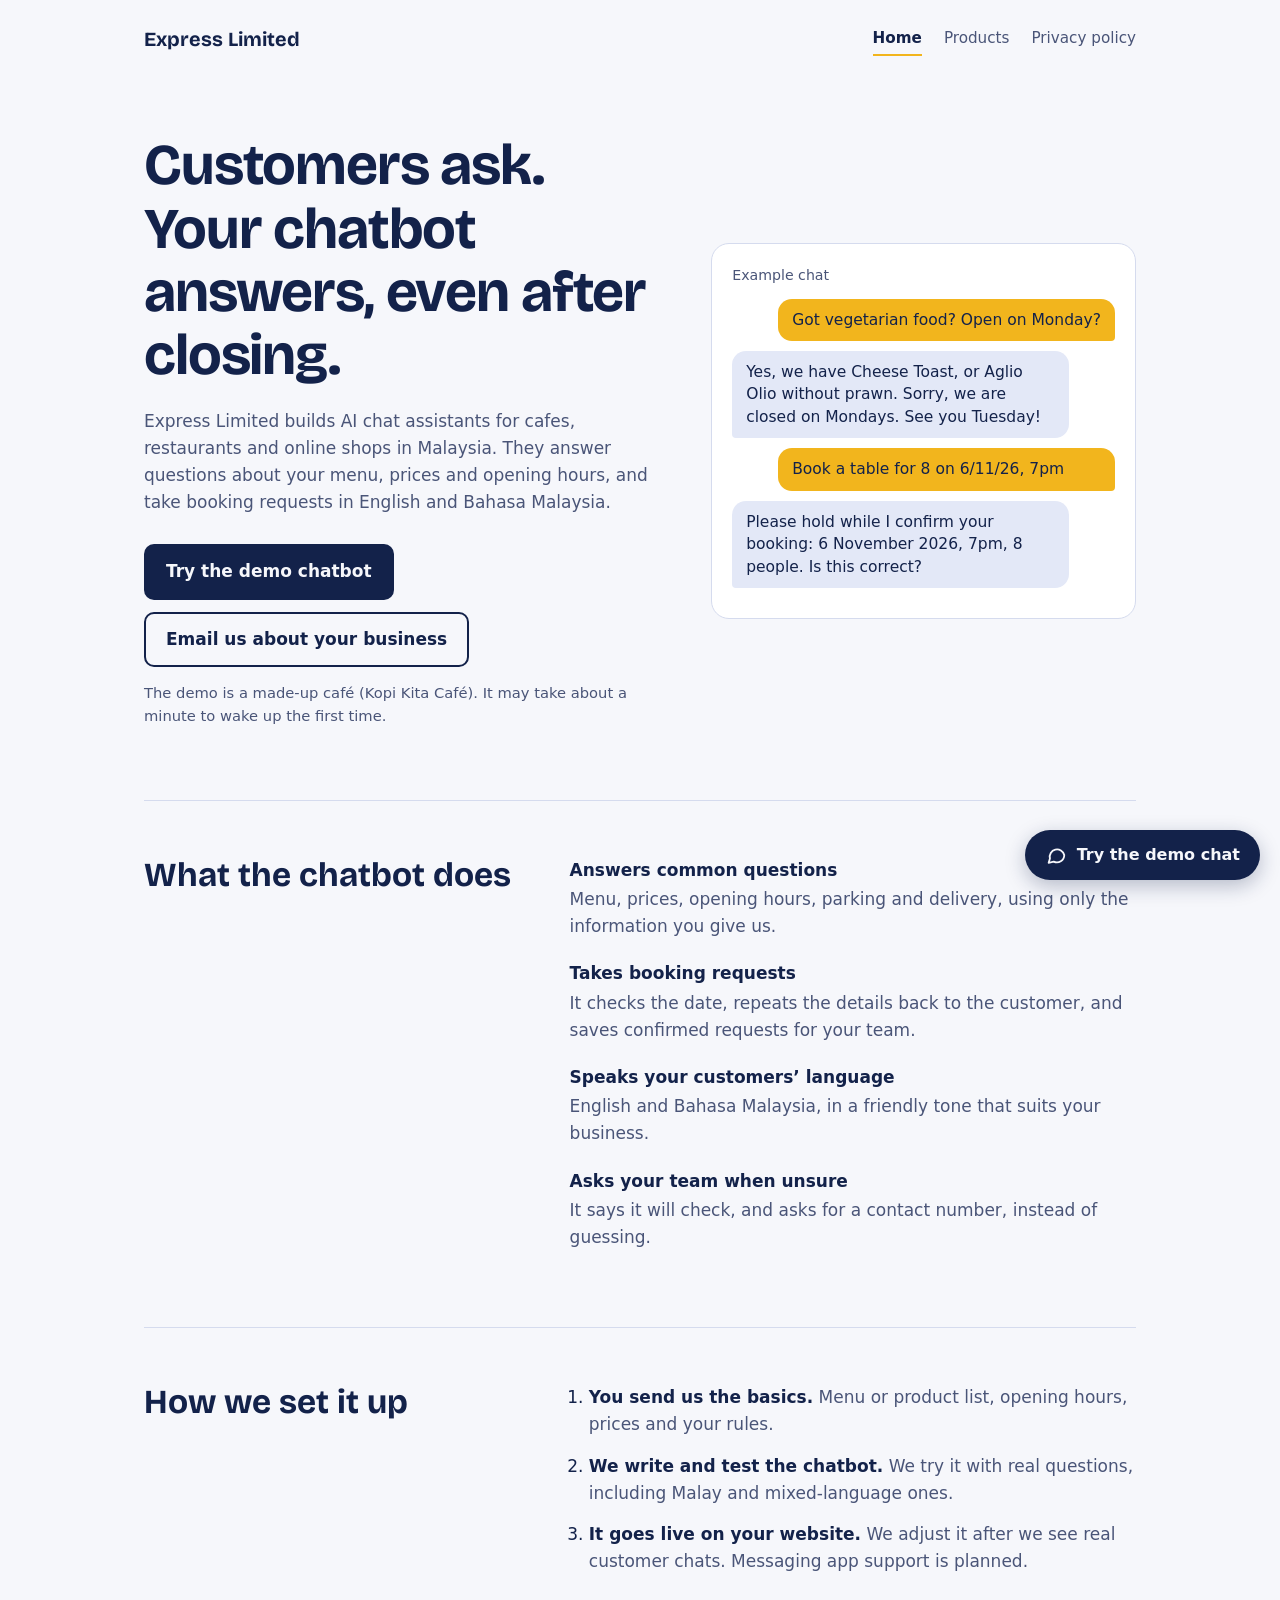
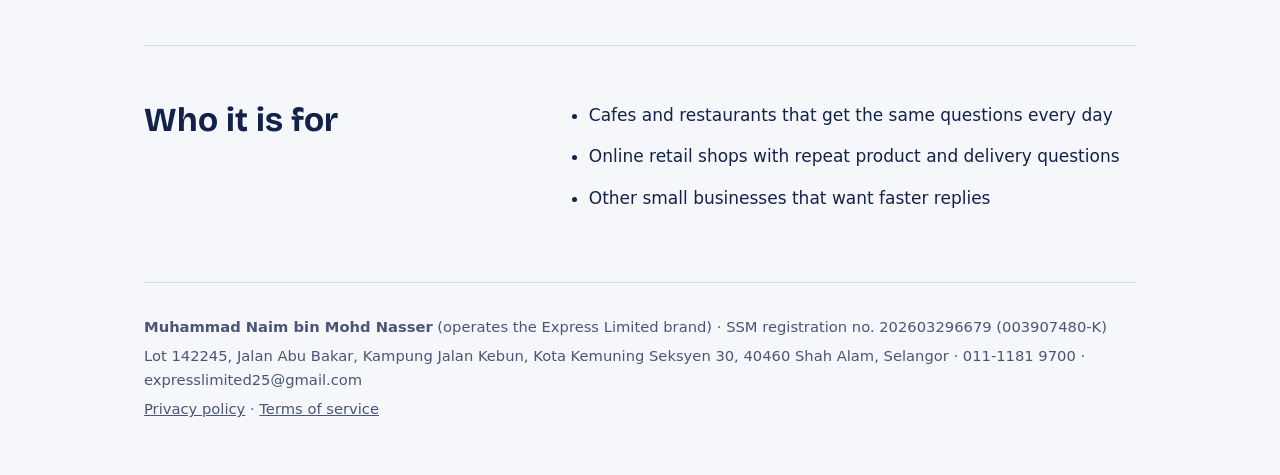
<file: index.html>
<!DOCTYPE html>
<html lang="en">
<head>
<meta charset="UTF-8">
<meta name="viewport" content="width=device-width, initial-scale=1">
<title>Express Limited | AI chatbots for small businesses in Malaysia</title>
<meta name="description" content="Express Limited builds AI chat assistants for cafes, restaurants and online shops in Malaysia.">
<link rel="preconnect" href="https://fonts.googleapis.com">
<link rel="preconnect" href="https://fonts.gstatic.com" crossorigin>
<link href="https://fonts.googleapis.com/css2?family=Bricolage+Grotesque:wght@600;700&display=swap" rel="stylesheet">
<link rel="stylesheet" href="style.css">
</head>
<body>
<div class="wrap">
  <div class="top">
    <a class="brand" href="index.html">Express Limited</a>
    <nav class="nav" aria-label="Main">
      <a href="index.html" aria-current="page">Home</a>
      <a href="products.html">Products</a>
      <a href="privacy.html">Privacy policy</a>
    </nav>
  </div>

  <main>
    <section class="hero">
      <div>
        <h1>Customers ask. Your chatbot answers, even after closing.</h1>
        <p class="lead">Express Limited builds AI chat assistants for cafes, restaurants and online shops in Malaysia. They answer questions about your menu, prices and opening hours, and take booking requests in English and Bahasa Malaysia.</p>
        <p class="actions">
          <a class="btn" href="https://kopi-kita-chatbot.onrender.com/">Try the demo chatbot</a>
          <a class="btn alt" href="mailto:expresslimited25@gmail.com">Email us about your business</a>
        </p>
        <p class="note">The demo is a made-up caf&eacute; (Kopi Kita Caf&eacute;). It may take about a minute to wake up the first time.</p>
      </div>
      <div class="chat" aria-label="Example chat">
        <small>Example chat</small>
        <p class="bubble me">Got vegetarian food? Open on Monday?</p>
        <p class="bubble bot">Yes, we have Cheese Toast, or Aglio Olio without prawn. Sorry, we are closed on Mondays. See you Tuesday!</p>
        <p class="bubble me">Book a table for 8 on 6/11/26, 7pm</p>
        <p class="bubble bot">Please hold while I confirm your booking: 6 November 2026, 7pm, 8 people. Is this correct?</p>
      </div>
    </section>

    <section class="section">
      <h2>What the chatbot does</h2>
      <dl>
        <dt>Answers common questions</dt>
        <dd>Menu, prices, opening hours, parking and delivery, using only the information you give us.</dd>
        <dt>Takes booking requests</dt>
        <dd>It checks the date, repeats the details back to the customer, and saves confirmed requests for your team.</dd>
        <dt>Speaks your customers’ language</dt>
        <dd>English and Bahasa Malaysia, in a friendly tone that suits your business.</dd>
        <dt>Asks your team when unsure</dt>
        <dd>It says it will check, and asks for a contact number, instead of guessing.</dd>
      </dl>
    </section>

    <section class="section">
      <h2>How we set it up</h2>
      <ol>
        <li><strong>You send us the basics.</strong> <span>Menu or product list, opening hours, prices and your rules.</span></li>
        <li><strong>We write and test the chatbot.</strong> <span>We try it with real questions, including Malay and mixed-language ones.</span></li>
        <li><strong>It goes live on your website.</strong> <span>We adjust it after we see real customer chats. Messaging app support is planned.</span></li>
      </ol>
    </section>

    <section class="section">
      <h2>Who it is for</h2>
      <ul class="plain">
        <li>Cafes and restaurants that get the same questions every day</li>
        <li>Online retail shops with repeat product and delivery questions</li>
        <li>Other small businesses that want faster replies</li>
      </ul>
    </section>
  </main>

  <footer>
    <p><strong>Muhammad Naim bin Mohd Nasser</strong> (operates the Express Limited brand) &middot; SSM registration no. 202603296679 (003907480-K)</p>
    <p>Lot 142245, Jalan Abu Bakar, Kampung Jalan Kebun, Kota Kemuning Seksyen 30, 40460 Shah Alam, Selangor &middot; 011-1181 9700 &middot; expresslimited25@gmail.com</p>
    <p><a href="privacy.html">Privacy policy</a> &middot; <a href="terms.html">Terms of service</a></p>
  </footer>
</div>
<script src="chat-bubble.js" defer></script>
</body>
</html>
</file>
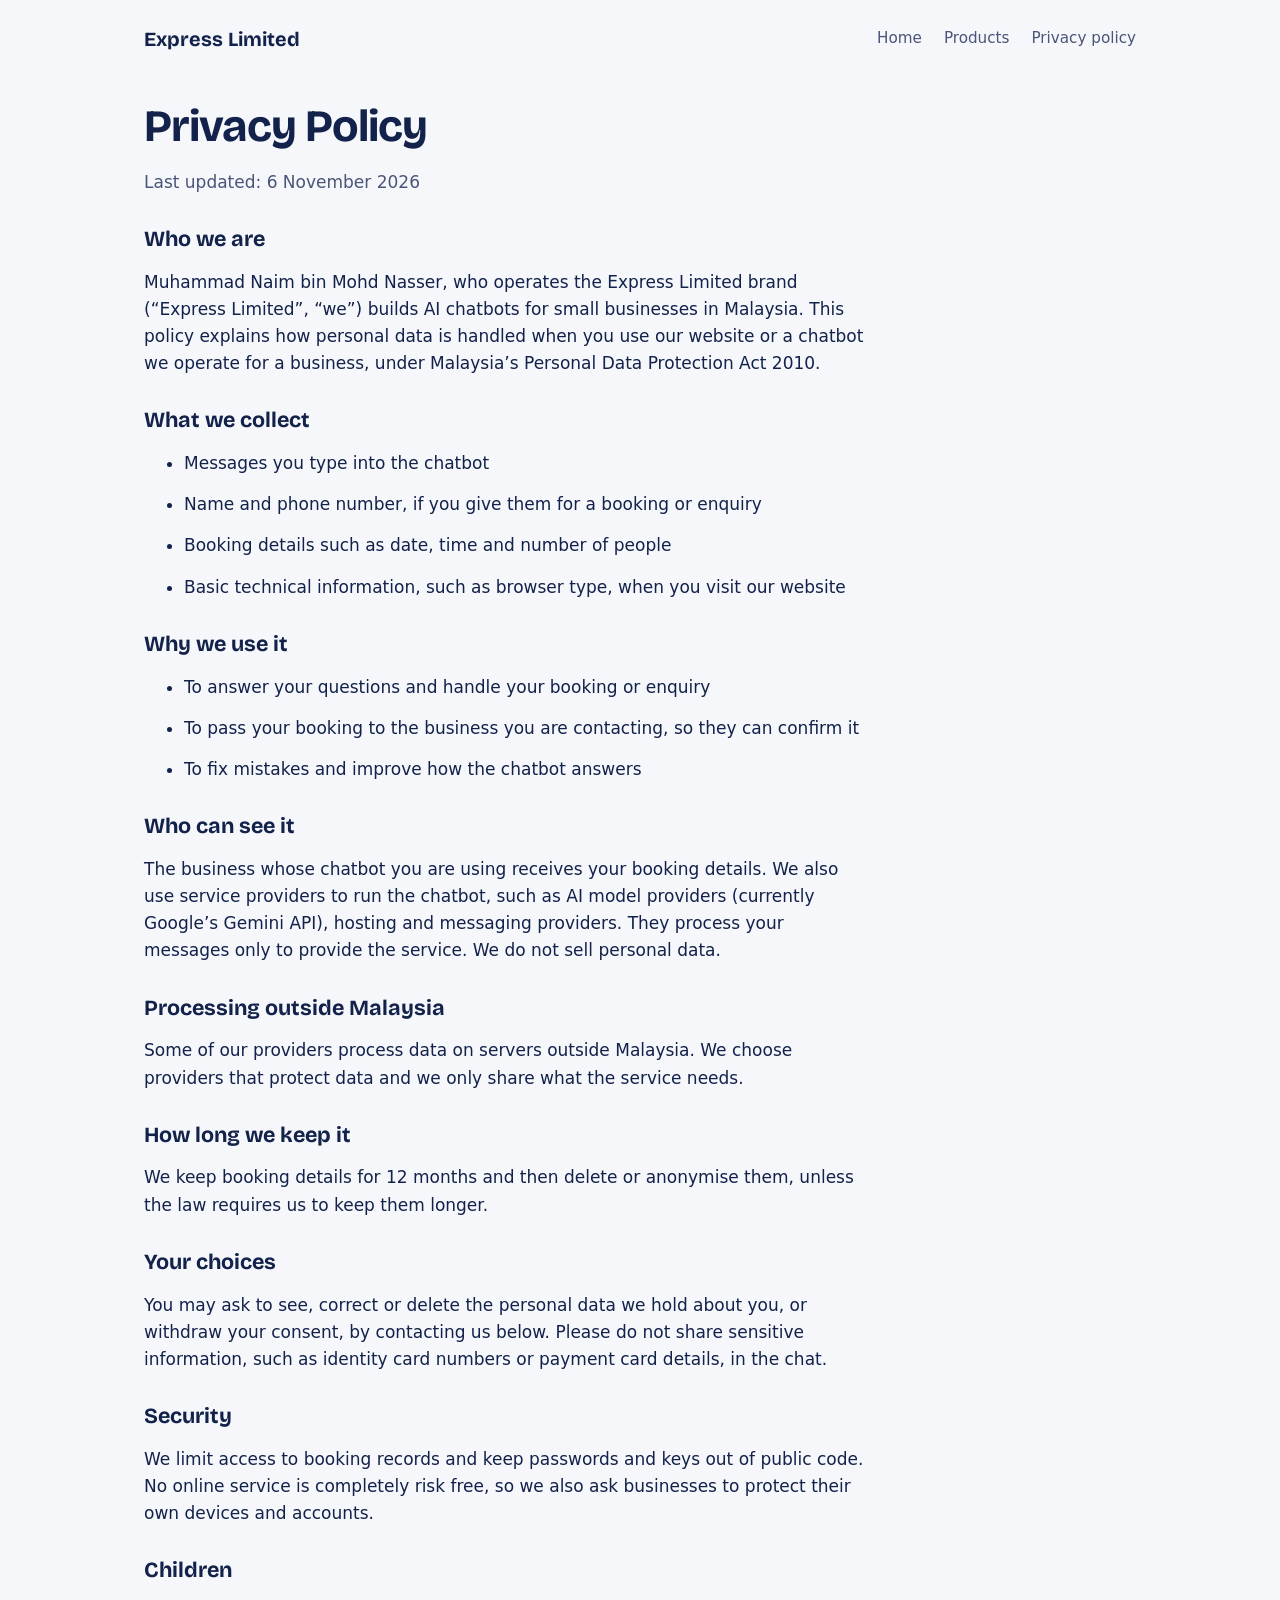
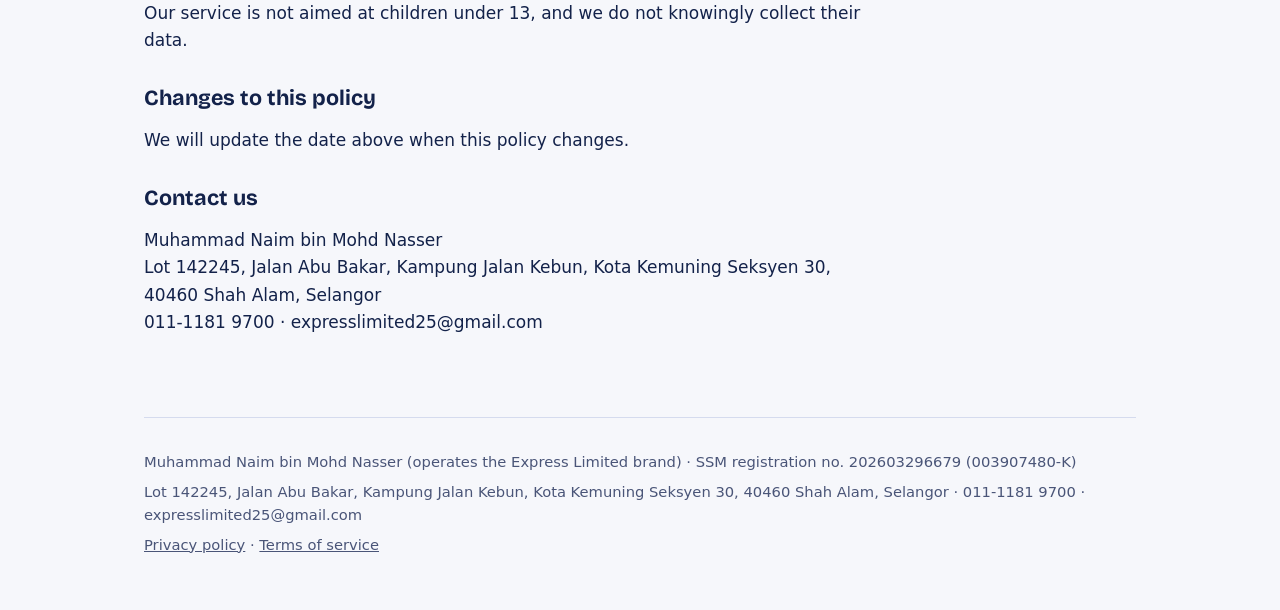
<file: privacy.html>
<!DOCTYPE html>
<html lang="en">
<head>
<meta charset="UTF-8">
<meta name="viewport" content="width=device-width, initial-scale=1">
<title>Privacy Policy | Express Limited</title>
<link rel="preconnect" href="https://fonts.googleapis.com">
<link rel="preconnect" href="https://fonts.gstatic.com" crossorigin>
<link href="https://fonts.googleapis.com/css2?family=Bricolage+Grotesque:wght@600;700&display=swap" rel="stylesheet">
<link rel="stylesheet" href="style.css">
</head>
<body>
<div class="wrap">
  <div class="top">
    <a class="brand" href="index.html">Express Limited</a>
    <nav class="nav" aria-label="Main">
      <a href="index.html">Home</a>
      <a href="products.html">Products</a>
      <a href="privacy.html">Privacy policy</a>
    </nav>
  </div>

  <main class="doc">
    <h1>Privacy Policy</h1>
    <p class="meta">Last updated: 6 November 2026</p>

    <h2>Who we are</h2>
    <p>Muhammad Naim bin Mohd Nasser, who operates the Express Limited brand (&ldquo;Express Limited&rdquo;, &ldquo;we&rdquo;) builds AI chatbots for small businesses in Malaysia. This policy explains how personal data is handled when you use our website or a chatbot we operate for a business, under Malaysia&rsquo;s Personal Data Protection Act 2010.</p>

    <h2>What we collect</h2>
    <ul>
      <li>Messages you type into the chatbot</li>
      <li>Name and phone number, if you give them for a booking or enquiry</li>
      <li>Booking details such as date, time and number of people</li>
      <li>Basic technical information, such as browser type, when you visit our website</li>
    </ul>

    <h2>Why we use it</h2>
    <ul>
      <li>To answer your questions and handle your booking or enquiry</li>
      <li>To pass your booking to the business you are contacting, so they can confirm it</li>
      <li>To fix mistakes and improve how the chatbot answers</li>
    </ul>

    <h2>Who can see it</h2>
    <p>The business whose chatbot you are using receives your booking details. We also use service providers to run the chatbot, such as AI model providers (currently Google&rsquo;s Gemini API), hosting and messaging providers. They process your messages only to provide the service. We do not sell personal data.</p>

    <h2>Processing outside Malaysia</h2>
    <p>Some of our providers process data on servers outside Malaysia. We choose providers that protect data and we only share what the service needs.</p>

    <h2>How long we keep it</h2>
    <p>We keep booking details for 12 months and then delete or anonymise them, unless the law requires us to keep them longer.</p>

    <h2>Your choices</h2>
    <p>You may ask to see, correct or delete the personal data we hold about you, or withdraw your consent, by contacting us below. Please do not share sensitive information, such as identity card numbers or payment card details, in the chat.</p>

    <h2>Security</h2>
    <p>We limit access to booking records and keep passwords and keys out of public code. No online service is completely risk free, so we also ask businesses to protect their own devices and accounts.</p>

    <h2>Children</h2>
    <p>Our service is not aimed at children under 13, and we do not knowingly collect their data.</p>

    <h2>Changes to this policy</h2>
    <p>We will update the date above when this policy changes.</p>

    <h2>Contact us</h2>
    <p>Muhammad Naim bin Mohd Nasser<br>Lot 142245, Jalan Abu Bakar, Kampung Jalan Kebun, Kota Kemuning Seksyen 30, 40460 Shah Alam, Selangor<br>011-1181 9700 &middot; expresslimited25@gmail.com</p>
  </main>

  <footer>
    <p>Muhammad Naim bin Mohd Nasser (operates the Express Limited brand) &middot; SSM registration no. 202603296679 (003907480-K)</p>
    <p>Lot 142245, Jalan Abu Bakar, Kampung Jalan Kebun, Kota Kemuning Seksyen 30, 40460 Shah Alam, Selangor &middot; 011-1181 9700 &middot; expresslimited25@gmail.com</p>
    <p><a href="privacy.html">Privacy policy</a> &middot; <a href="terms.html">Terms of service</a></p>
  </footer>
</div>
</body>
</html>
</file>
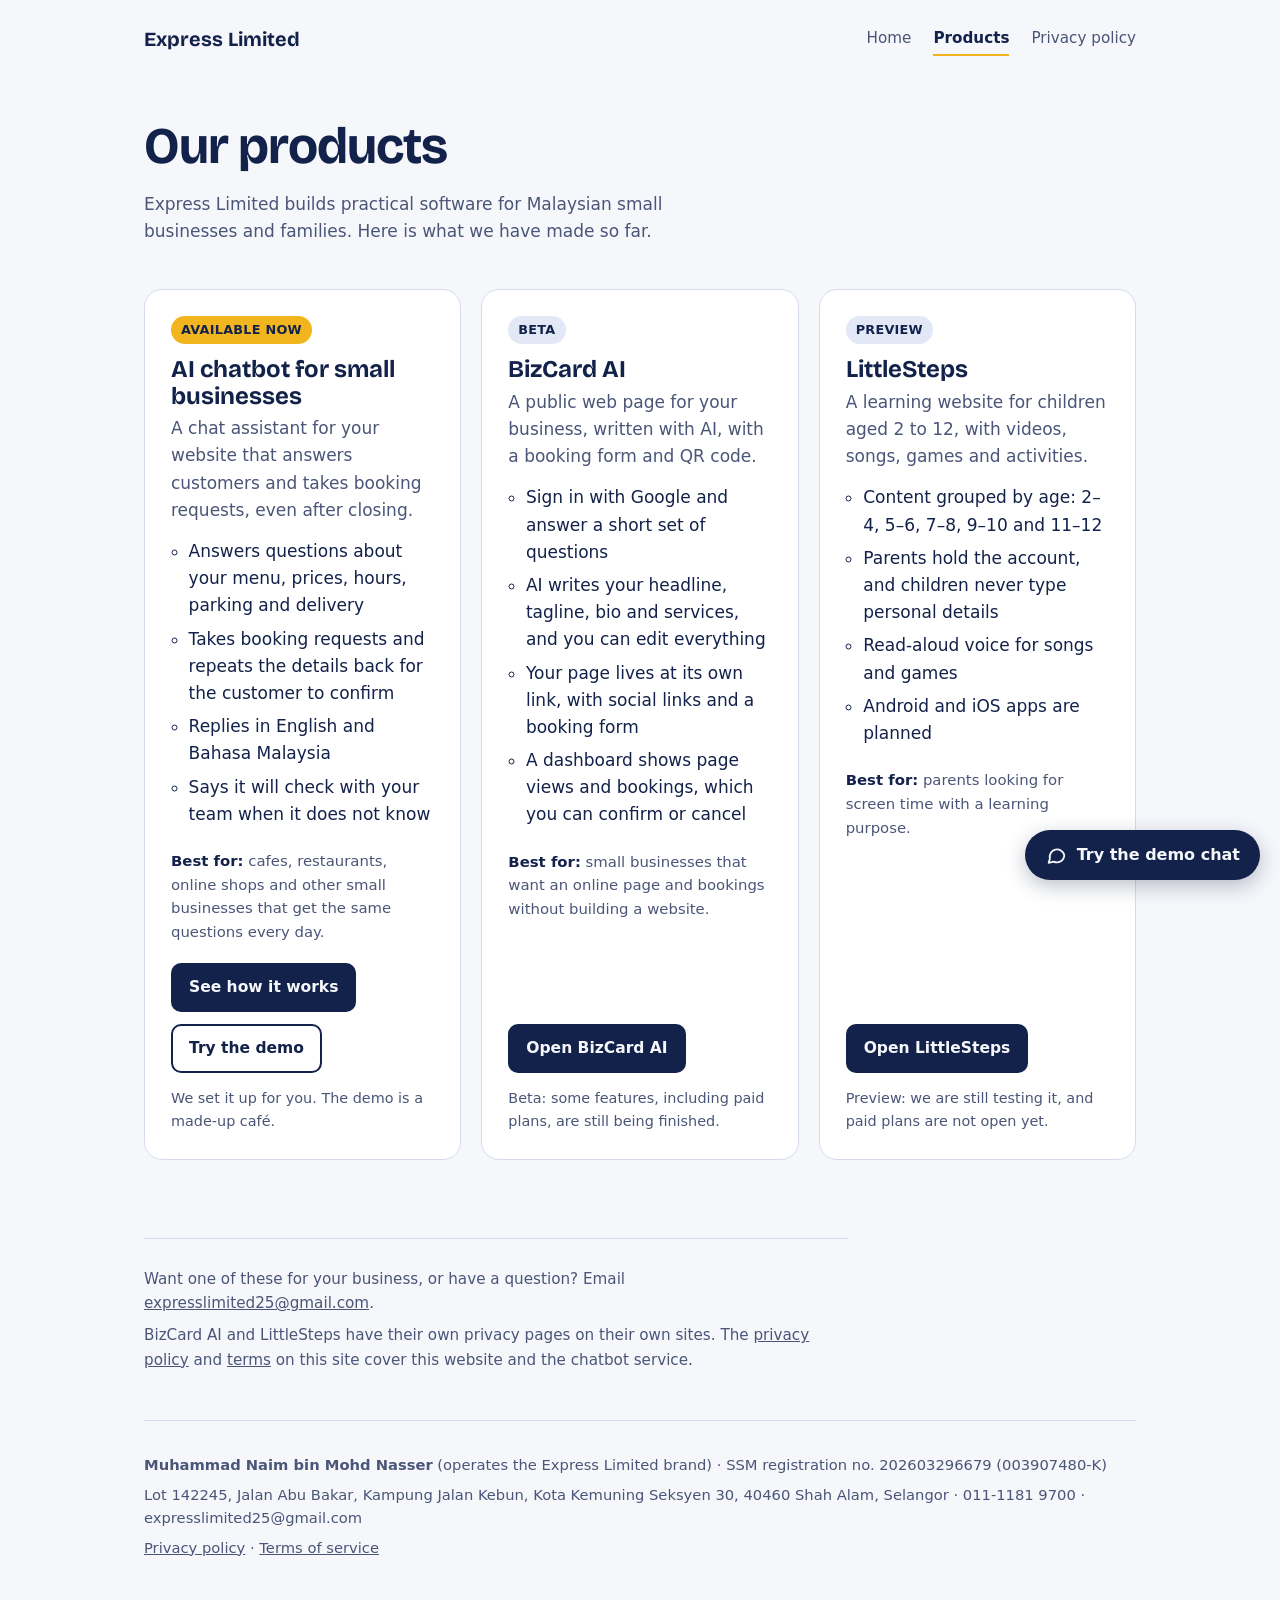
<file: products.html>
<!DOCTYPE html>
<html lang="en">
<head>
<meta charset="UTF-8">
<meta name="viewport" content="width=device-width, initial-scale=1">
<title>Products | Express Limited</title>
<meta name="description" content="Products from Express Limited: an AI chatbot for small businesses, BizCard AI business pages with booking, and LittleSteps, a learning website for children.">
<link rel="preconnect" href="https://fonts.googleapis.com">
<link rel="preconnect" href="https://fonts.gstatic.com" crossorigin>
<link href="https://fonts.googleapis.com/css2?family=Bricolage+Grotesque:wght@600;700&display=swap" rel="stylesheet">
<link rel="stylesheet" href="style.css">
</head>
<body>
<div class="wrap">
  <div class="top">
    <a class="brand" href="index.html">Express Limited</a>
    <nav class="nav" aria-label="Main">
      <a href="index.html">Home</a>
      <a href="products.html" aria-current="page">Products</a>
      <a href="privacy.html">Privacy policy</a>
    </nav>
  </div>

  <main>
    <header class="page-head">
      <h1>Our products</h1>
      <p class="lead">Express Limited builds practical software for Malaysian small businesses and families. Here is what we have made so far.</p>
    </header>

    <ul class="products">
      <li class="card">
        <span class="tag live">Available now</span>
        <h2>AI chatbot for small businesses</h2>
        <p class="what">A chat assistant for your website that answers customers and takes booking requests, even after closing.</p>
        <ul>
          <li>Answers questions about your menu, prices, hours, parking and delivery</li>
          <li>Takes booking requests and repeats the details back for the customer to confirm</li>
          <li>Replies in English and Bahasa Malaysia</li>
          <li>Says it will check with your team when it does not know</li>
        </ul>
        <p class="for"><strong>Best for:</strong> cafes, restaurants, online shops and other small businesses that get the same questions every day.</p>
        <p class="actions">
          <a class="btn" href="index.html">See how it works</a>
          <a class="btn alt" href="https://kopi-kita-chatbot.onrender.com/">Try the demo</a>
        </p>
        <p class="status">We set it up for you. The demo is a made-up caf&eacute;.</p>
      </li>

      <li class="card">
        <span class="tag">Beta</span>
        <h2>BizCard AI</h2>
        <p class="what">A public web page for your business, written with AI, with a booking form and QR code.</p>
        <ul>
          <li>Sign in with Google and answer a short set of questions</li>
          <li>AI writes your headline, tagline, bio and services, and you can edit everything</li>
          <li>Your page lives at its own link, with social links and a booking form</li>
          <li>A dashboard shows page views and bookings, which you can confirm or cancel</li>
        </ul>
        <p class="for"><strong>Best for:</strong> small businesses that want an online page and bookings without building a website.</p>
        <p class="actions">
          <a class="btn" href="https://bizcard-ai-beta.vercel.app">Open BizCard AI</a>
        </p>
        <p class="status">Beta: some features, including paid plans, are still being finished.</p>
      </li>

      <li class="card">
        <span class="tag">Preview</span>
        <h2>LittleSteps</h2>
        <p class="what">A learning website for children aged 2 to 12, with videos, songs, games and activities.</p>
        <ul>
          <li>Content grouped by age: 2&ndash;4, 5&ndash;6, 7&ndash;8, 9&ndash;10 and 11&ndash;12</li>
          <li>Parents hold the account, and children never type personal details</li>
          <li>Read-aloud voice for songs and games</li>
          <li>Android and iOS apps are planned</li>
        </ul>
        <p class="for"><strong>Best for:</strong> parents looking for screen time with a learning purpose.</p>
        <p class="actions">
          <a class="btn" href="https://littlesteps-liard.vercel.app">Open LittleSteps</a>
        </p>
        <p class="status">Preview: we are still testing it, and paid plans are not open yet.</p>
      </li>
    </ul>

    <section class="products-note">
      <p>Want one of these for your business, or have a question? Email <a href="mailto:expresslimited25@gmail.com">expresslimited25@gmail.com</a>.</p>
      <p>BizCard AI and LittleSteps have their own privacy pages on their own sites. The <a href="privacy.html">privacy policy</a> and <a href="terms.html">terms</a> on this site cover this website and the chatbot service.</p>
    </section>
  </main>

  <footer>
    <p><strong>Muhammad Naim bin Mohd Nasser</strong> (operates the Express Limited brand) &middot; SSM registration no. 202603296679 (003907480-K)</p>
    <p>Lot 142245, Jalan Abu Bakar, Kampung Jalan Kebun, Kota Kemuning Seksyen 30, 40460 Shah Alam, Selangor &middot; 011-1181 9700 &middot; expresslimited25@gmail.com</p>
    <p><a href="privacy.html">Privacy policy</a> &middot; <a href="terms.html">Terms of service</a></p>
  </footer>
</div>
<script src="chat-bubble.js" defer></script>
</body>
</html>
</file>
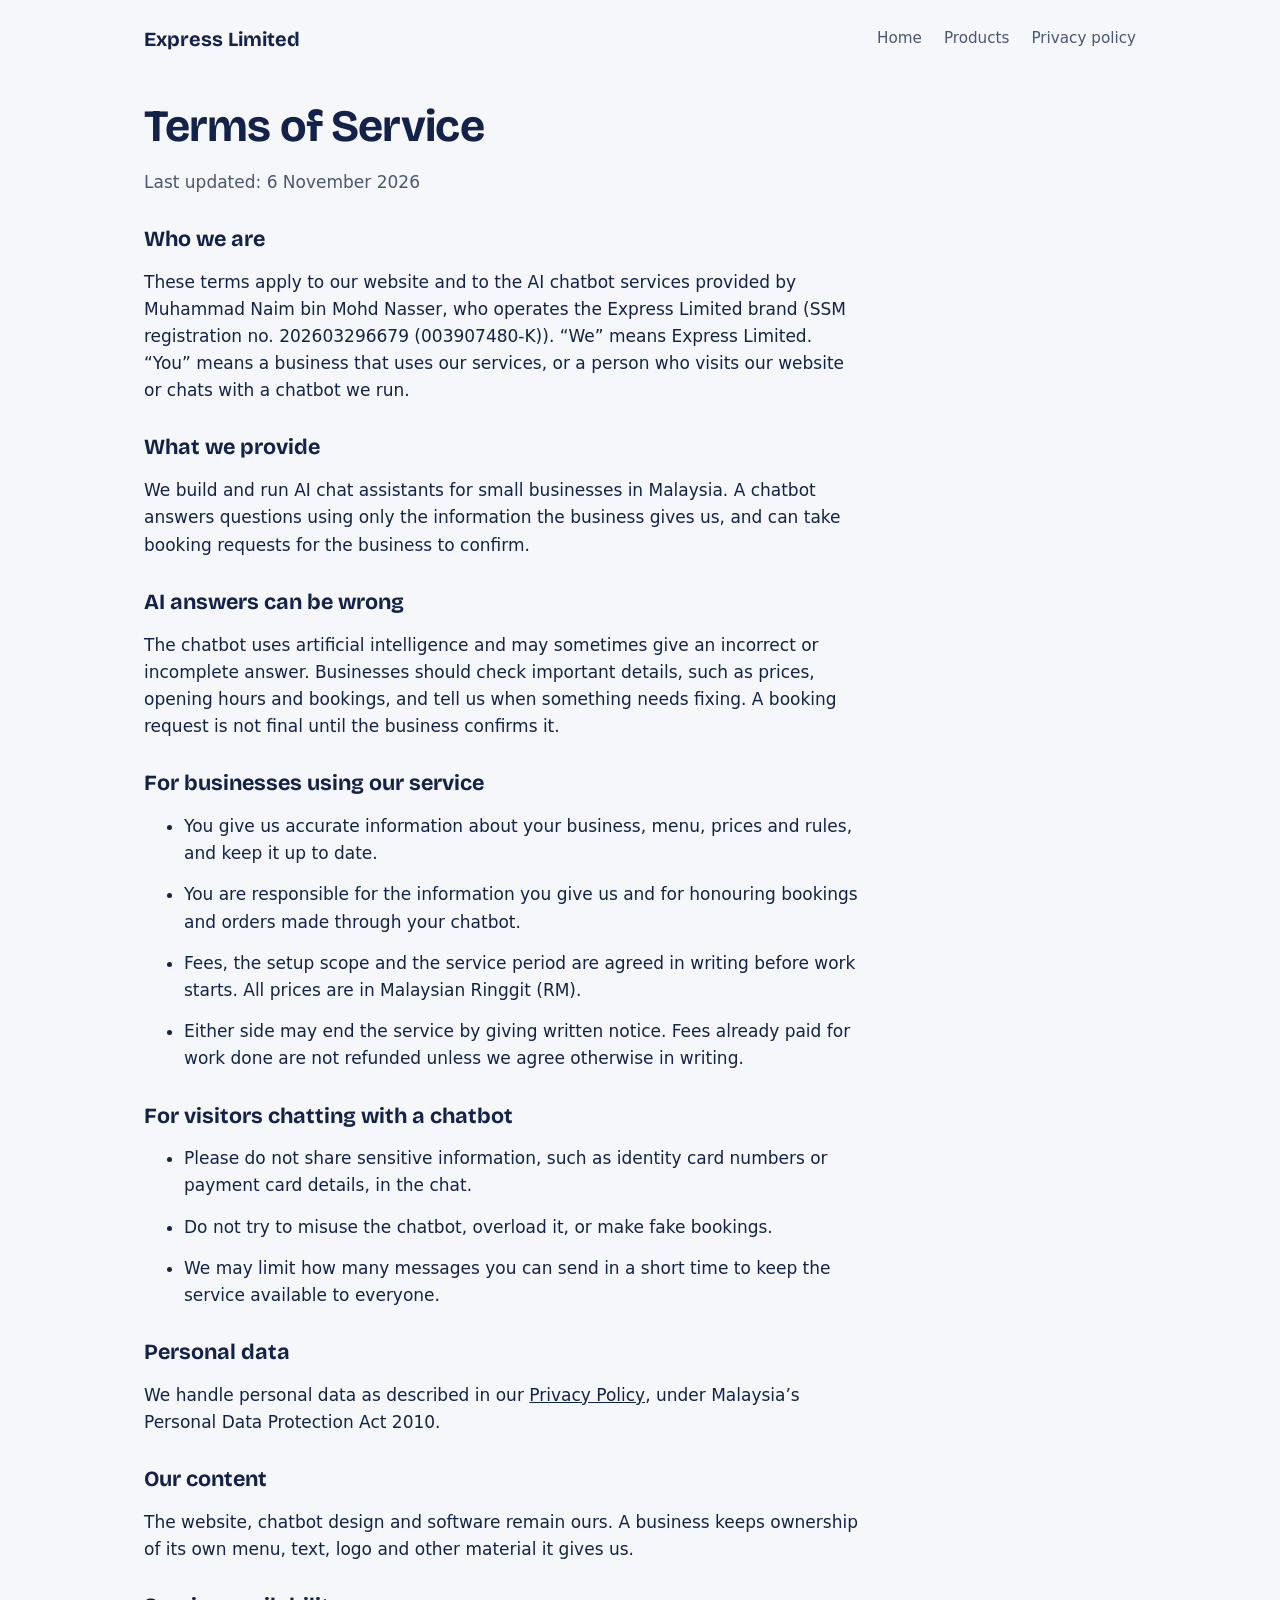
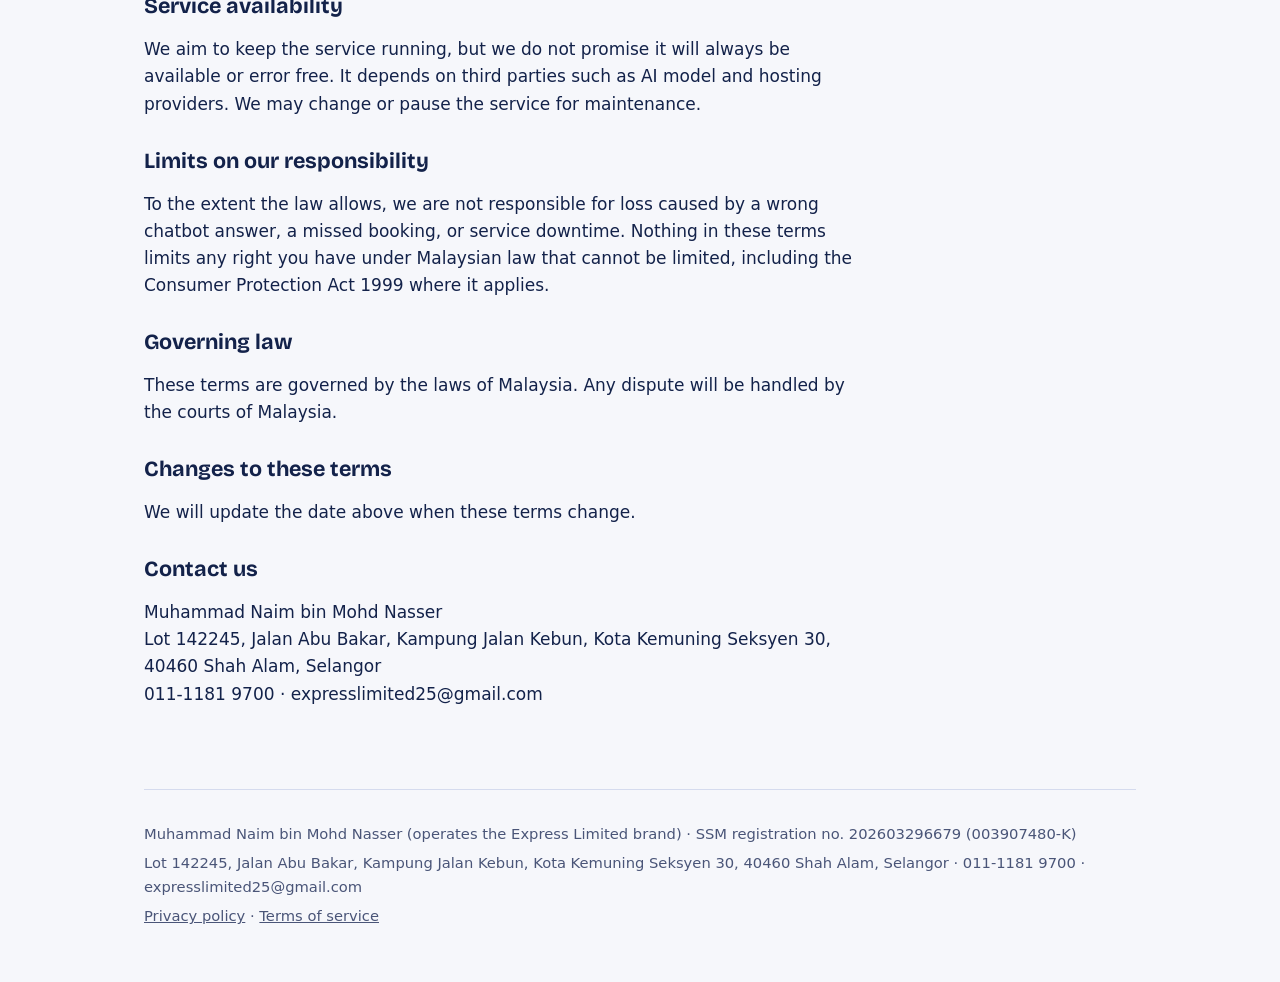
<file: terms.html>
<!DOCTYPE html>
<html lang="en">
<head>
<meta charset="UTF-8">
<meta name="viewport" content="width=device-width, initial-scale=1">
<title>Terms of Service | Express Limited</title>
<link rel="preconnect" href="https://fonts.googleapis.com">
<link rel="preconnect" href="https://fonts.gstatic.com" crossorigin>
<link href="https://fonts.googleapis.com/css2?family=Bricolage+Grotesque:wght@600;700&display=swap" rel="stylesheet">
<link rel="stylesheet" href="style.css">
</head>
<body>
<div class="wrap">
  <div class="top">
    <a class="brand" href="index.html">Express Limited</a>
    <nav class="nav" aria-label="Main">
      <a href="index.html">Home</a>
      <a href="products.html">Products</a>
      <a href="privacy.html">Privacy policy</a>
    </nav>
  </div>

  <main class="doc">
    <h1>Terms of Service</h1>
    <p class="meta">Last updated: 6 November 2026</p>

    <h2>Who we are</h2>
    <p>These terms apply to our website and to the AI chatbot services provided by Muhammad Naim bin Mohd Nasser, who operates the Express Limited brand (SSM registration no. 202603296679 (003907480-K)). &ldquo;We&rdquo; means Express Limited. &ldquo;You&rdquo; means a business that uses our services, or a person who visits our website or chats with a chatbot we run.</p>

    <h2>What we provide</h2>
    <p>We build and run AI chat assistants for small businesses in Malaysia. A chatbot answers questions using only the information the business gives us, and can take booking requests for the business to confirm.</p>

    <h2>AI answers can be wrong</h2>
    <p>The chatbot uses artificial intelligence and may sometimes give an incorrect or incomplete answer. Businesses should check important details, such as prices, opening hours and bookings, and tell us when something needs fixing. A booking request is not final until the business confirms it.</p>

    <h2>For businesses using our service</h2>
    <ul>
      <li>You give us accurate information about your business, menu, prices and rules, and keep it up to date.</li>
      <li>You are responsible for the information you give us and for honouring bookings and orders made through your chatbot.</li>
      <li>Fees, the setup scope and the service period are agreed in writing before work starts. All prices are in Malaysian Ringgit (RM).</li>
      <li>Either side may end the service by giving written notice. Fees already paid for work done are not refunded unless we agree otherwise in writing.</li>
    </ul>

    <h2>For visitors chatting with a chatbot</h2>
    <ul>
      <li>Please do not share sensitive information, such as identity card numbers or payment card details, in the chat.</li>
      <li>Do not try to misuse the chatbot, overload it, or make fake bookings.</li>
      <li>We may limit how many messages you can send in a short time to keep the service available to everyone.</li>
    </ul>

    <h2>Personal data</h2>
    <p>We handle personal data as described in our <a href="privacy.html">Privacy Policy</a>, under Malaysia&rsquo;s Personal Data Protection Act 2010.</p>

    <h2>Our content</h2>
    <p>The website, chatbot design and software remain ours. A business keeps ownership of its own menu, text, logo and other material it gives us.</p>

    <h2>Service availability</h2>
    <p>We aim to keep the service running, but we do not promise it will always be available or error free. It depends on third parties such as AI model and hosting providers. We may change or pause the service for maintenance.</p>

    <h2>Limits on our responsibility</h2>
    <p>To the extent the law allows, we are not responsible for loss caused by a wrong chatbot answer, a missed booking, or service downtime. Nothing in these terms limits any right you have under Malaysian law that cannot be limited, including the Consumer Protection Act 1999 where it applies.</p>

    <h2>Governing law</h2>
    <p>These terms are governed by the laws of Malaysia. Any dispute will be handled by the courts of Malaysia.</p>

    <h2>Changes to these terms</h2>
    <p>We will update the date above when these terms change.</p>

    <h2>Contact us</h2>
    <p>Muhammad Naim bin Mohd Nasser<br>Lot 142245, Jalan Abu Bakar, Kampung Jalan Kebun, Kota Kemuning Seksyen 30, 40460 Shah Alam, Selangor<br>011-1181 9700 &middot; expresslimited25@gmail.com</p>
  </main>

  <footer>
    <p>Muhammad Naim bin Mohd Nasser (operates the Express Limited brand) &middot; SSM registration no. 202603296679 (003907480-K)</p>
    <p>Lot 142245, Jalan Abu Bakar, Kampung Jalan Kebun, Kota Kemuning Seksyen 30, 40460 Shah Alam, Selangor &middot; 011-1181 9700 &middot; expresslimited25@gmail.com</p>
    <p><a href="privacy.html">Privacy policy</a> &middot; <a href="terms.html">Terms of service</a></p>
  </footer>
</div>
</body>
</html>
</file>
<file: style.css>
:root{--navy:#13224A;--paper:#F6F7FB;--turmeric:#F2B51D;--mist:#E3E8F7;--muted:#4A5578;--line:#D5DBEE}
*{box-sizing:border-box}
body{margin:0;background:var(--paper);color:var(--navy);font:17px/1.6 system-ui,-apple-system,"Segoe UI",Roboto,sans-serif}
h1,h2,h3{font-family:"Bricolage Grotesque",system-ui,sans-serif;line-height:1.1;margin:0}
a{color:inherit}
.wrap{max-width:1040px;margin:0 auto;padding:0 24px}
.top{display:flex;justify-content:space-between;align-items:center;flex-wrap:wrap;gap:8px 20px;padding:22px 0}
.brand{font-family:"Bricolage Grotesque",system-ui,sans-serif;font-weight:700;font-size:1.25rem;text-decoration:none;white-space:nowrap}
.nav{display:flex;flex-wrap:wrap;gap:6px 22px;align-items:center}
.nav a{font-size:.95rem;color:var(--muted);text-decoration:none;padding:4px 0;border-bottom:2px solid transparent}
.nav a:hover{color:var(--navy);border-bottom-color:var(--line)}
.nav a[aria-current="page"]{color:var(--navy);font-weight:600;border-bottom-color:var(--turmeric)}
.hero{display:grid;grid-template-columns:1.1fr .9fr;gap:48px;align-items:center;padding:56px 0 72px}
h1{font-size:clamp(2.2rem,5vw,3.6rem);letter-spacing:-.02em}
.lead{color:var(--muted);max-width:34rem;margin:20px 0 28px}
.btn{display:inline-block;background:var(--navy);color:var(--paper);padding:14px 22px;border-radius:10px;font-weight:600;text-decoration:none}
.btn:hover{text-decoration:underline}
.actions{display:flex;flex-wrap:wrap;gap:12px;margin:0}
.btn.alt{background:transparent;color:var(--navy);border:2px solid var(--navy);padding:12px 20px}
.note{color:var(--muted);font-size:.92rem;margin:14px 0 0;max-width:34rem}
a:focus-visible,.btn:focus-visible{outline:3px solid var(--turmeric);outline-offset:3px}
.chat{background:#fff;border:1px solid var(--line);border-radius:18px;padding:20px}
.chat small{display:block;color:var(--muted);margin-bottom:12px}
.bubble{max-width:88%;padding:10px 14px;border-radius:14px;margin:0 0 10px;font-size:.97rem;line-height:1.45}
.me{background:var(--turmeric);margin-left:auto;border-bottom-right-radius:4px}
.bot{background:var(--mist);border-bottom-left-radius:4px}
.section{border-top:1px solid var(--line);padding:56px 0;display:grid;grid-template-columns:.8fr 1.2fr;gap:48px}
h2{font-size:clamp(1.6rem,3vw,2.1rem)}
dl{margin:0}
dt{font-weight:700}
dd{margin:2px 0 20px;color:var(--muted)}
ol{margin:0;padding-left:1.2rem}
li{margin-bottom:14px}
li span{color:var(--muted)}
ul.plain{margin:0;padding-left:1.2rem}
footer{border-top:1px solid var(--line);padding:32px 0 48px;color:var(--muted);font-size:.92rem}
footer p{margin:0 0 6px}
.ph{background:rgba(242,181,29,.35);padding:0 3px;border-radius:3px}
.doc{max-width:720px;padding:24px 0 64px}
.doc h1{font-size:clamp(2rem,4vw,2.8rem);margin-bottom:8px}
.doc h2{font-size:1.35rem;margin:32px 0 8px}
.doc p,.doc li{color:var(--navy)}
.doc .meta{color:var(--muted)}
@media (max-width:820px){.hero,.section{grid-template-columns:1fr;gap:28px}.hero{padding-top:24px}}
.chat-fab{position:fixed;right:20px;bottom:20px;z-index:50;display:inline-flex;align-items:center;gap:10px;background:var(--navy);color:var(--paper);border:0;border-radius:999px;padding:14px 20px;font:600 1rem/1 system-ui,-apple-system,"Segoe UI",Roboto,sans-serif;cursor:pointer;box-shadow:0 6px 20px rgba(19,34,74,.28)}
.chat-fab:hover{background:#1c3170}
.chat-fab:focus-visible,.chat-close:focus-visible{outline:3px solid var(--turmeric);outline-offset:3px}
.chat-panel{position:fixed;right:20px;bottom:84px;z-index:50;width:min(380px,calc(100vw - 32px));height:min(600px,calc(100vh - 110px));display:flex;flex-direction:column;background:#fff;border:1px solid var(--line);border-radius:16px;overflow:hidden;box-shadow:0 12px 40px rgba(19,34,74,.25)}
.chat-panel[hidden]{display:none}
.chat-panel-bar{display:flex;justify-content:space-between;align-items:center;background:var(--navy);color:var(--paper);padding:10px 14px;font-weight:600;font-size:.95rem}
.chat-close{background:transparent;color:inherit;border:0;font-size:1.6rem;line-height:1;cursor:pointer;padding:0 6px;border-radius:6px}
.chat-panel-body{position:relative;flex:1;background:var(--mist)}
.chat-panel-body iframe{position:absolute;inset:0;width:100%;height:100%;border:0;background:transparent}
.chat-loading{margin:0;padding:20px;color:var(--muted);font-size:.95rem}
@media (max-width:480px){.chat-fab span{display:none}.chat-fab{padding:16px}.chat-panel{right:16px;bottom:80px;width:calc(100vw - 32px)}}

.page-head{padding:40px 0 36px;max-width:42rem}
.page-head h1{font-size:clamp(2.1rem,4.5vw,3.2rem)}
.page-head .lead{margin:16px 0 0}
.products{display:grid;grid-template-columns:repeat(3,1fr);gap:20px;padding:8px 0 64px;margin:0;list-style:none}
.card{display:flex;flex-direction:column;background:#fff;border:1px solid var(--line);border-radius:18px;padding:26px}
.card h2{font-size:1.5rem;margin:12px 0 6px}
.card .what{color:var(--muted);margin:0 0 14px}
.card ul{margin:0 0 16px;padding-left:1.1rem}
.card li{margin-bottom:6px;color:var(--navy)}
.card .for{font-size:.93rem;color:var(--muted);margin:0 0 18px}
.card .for strong{color:var(--navy)}
.card .actions{margin-top:auto}
.card .btn{padding:12px 18px;font-size:.97rem}
.card .btn.alt{padding:10px 16px}
.tag{align-self:flex-start;font-size:.8rem;font-weight:700;letter-spacing:.02em;text-transform:uppercase;padding:4px 10px;border-radius:999px;background:var(--mist);color:var(--navy)}
.tag.live{background:var(--turmeric)}
.card .status{color:var(--muted);font-size:.9rem;margin:14px 0 0}
.products-note{border-top:1px solid var(--line);padding:28px 0 40px;color:var(--muted);font-size:.95rem;max-width:44rem}
.products-note p{margin:0 0 8px}
@media (max-width:900px){.products{grid-template-columns:1fr}}
</file>
